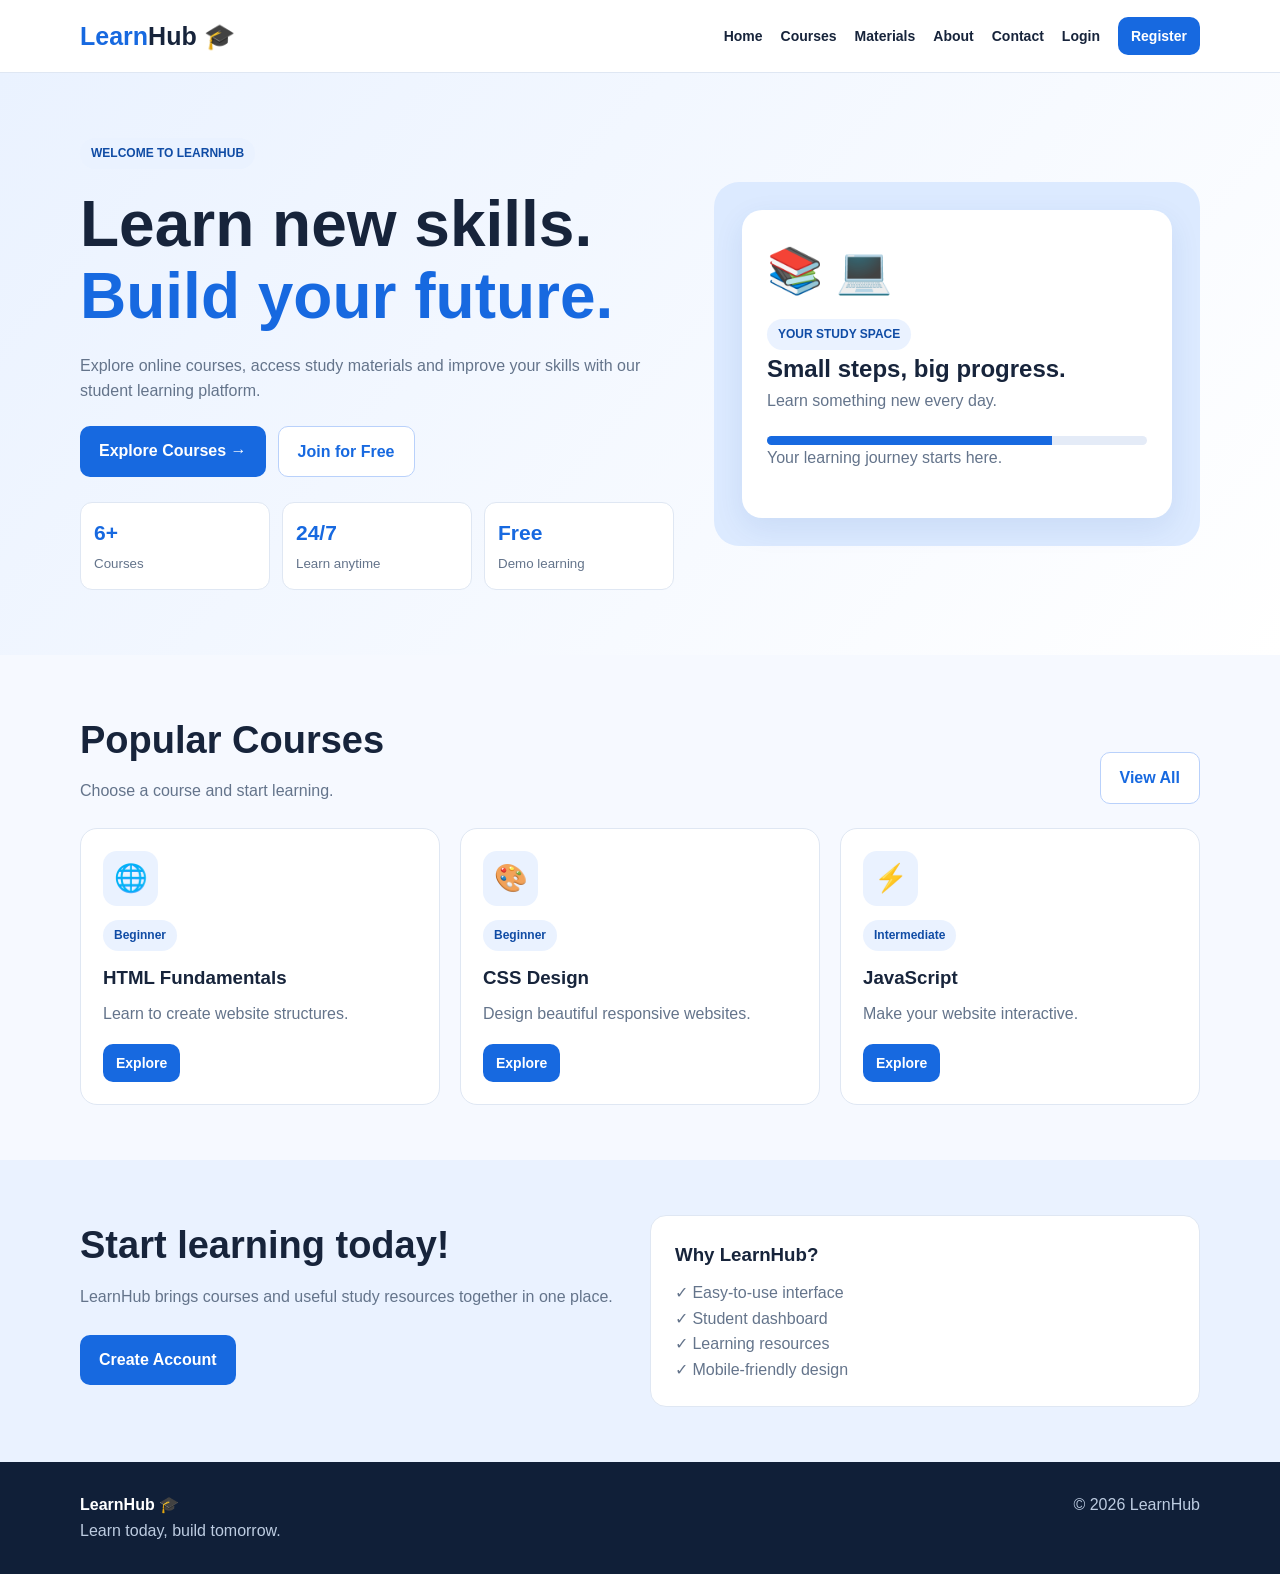
<file: index.html>
<!DOCTYPE html>
<html lang="en">
<head>
  <meta charset="UTF-8">
  <meta name="viewport" content="width=device-width, initial-scale=1.0">
  <title>LearnHub | Home</title>
  <link rel="stylesheet" href="style.css">
  <script src="script.js" defer></script>
</head>
<body>

<header class="site-header">
  <div class="container nav">
    <a class="brand" href="index.html">Learn<span>Hub</span> 🎓</a>
    <button class="nav-toggle" aria-label="Open menu">☰ Menu</button>
    <nav class="nav-links">
      <a href="index.html">Home</a>
      <a href="courses.html">Courses</a>
      <a href="materials.html">Materials</a>
      <a href="about.html">About</a>
      <a href="contact.html">Contact</a>
      <a href="login.html">Login</a>
      <a class="btn btn-small" href="register.html">Register</a>
    </nav>
  </div>
</header>

<main>
  <section class="hero">
    <div class="container hero-grid">
      <div>
        <span class="eyebrow">WELCOME TO LEARNHUB</span>
        <h1>Learn new skills.<br><span>Build your future.</span></h1>
        <p>
          Explore online courses, access study materials and
          improve your skills with our student learning platform.
        </p>
        <div class="hero-actions">
          <a class="btn" href="courses.html">Explore Courses →</a>
          <a class="btn btn-outline" href="register.html">Join for Free</a>
        </div>

        <div class="stats">
          <div class="stat"><strong>6+</strong><small>Courses</small></div>
          <div class="stat"><strong>24/7</strong><small>Learn anytime</small></div>
          <div class="stat"><strong>Free</strong><small>Demo learning</small></div>
        </div>
      </div>

      <div class="hero-art">
        <div class="art-card">
          <div class="art-icon">📚 💻</div>
          <span class="tag">YOUR STUDY SPACE</span>
          <h2>Small steps, big progress.</h2>
          <p>Learn something new every day.</p>
          <div class="progress"><span style="width:75%"></span></div>
          <p class="muted">Your learning journey starts here.</p>
        </div>
      </div>
    </div>
  </section>

  <section class="section">
    <div class="container">
      <div class="section-head">
        <div>
          <h2>Popular Courses</h2>
          <p>Choose a course and start learning.</p>
        </div>
        <a class="btn btn-outline" href="courses.html">View All</a>
      </div>

      <div class="cards">
        <article class="card">
          <div class="course-icon">🌐</div>
          <span class="tag">Beginner</span>
          <h3>HTML Fundamentals</h3>
          <p>Learn to create website structures.</p>
          <a class="btn btn-small" href="courses.html">Explore</a>
        </article>

        <article class="card">
          <div class="course-icon">🎨</div>
          <span class="tag">Beginner</span>
          <h3>CSS Design</h3>
          <p>Design beautiful responsive websites.</p>
          <a class="btn btn-small" href="courses.html">Explore</a>
        </article>

        <article class="card">
          <div class="course-icon">⚡</div>
          <span class="tag">Intermediate</span>
          <h3>JavaScript</h3>
          <p>Make your website interactive.</p>
          <a class="btn btn-small" href="courses.html">Explore</a>
        </article>
      </div>
    </div>
  </section>

  <section class="section" style="background:#eaf2ff">
    <div class="container about-grid">
      <div>
        <h2>Start learning today!</h2>
        <p class="muted">
          LearnHub brings courses and useful study resources
          together in one place.
        </p>
        <br>
        <a class="btn" href="register.html">Create Account</a>
      </div>
      <div class="feature">
        <h3>Why LearnHub?</h3>
        <p>✓ Easy-to-use interface</p>
        <p>✓ Student dashboard</p>
        <p>✓ Learning resources</p>
        <p>✓ Mobile-friendly design</p>
      </div>
    </div>
  </section>
</main>

<footer class="footer">
  <div class="container footer-inner">
    <div><strong>LearnHub 🎓</strong><p>Learn today, build tomorrow.</p></div>
    <p>© <span data-year></span> LearnHub</p>
  </div>
</footer>

</body>
</html>
</file>
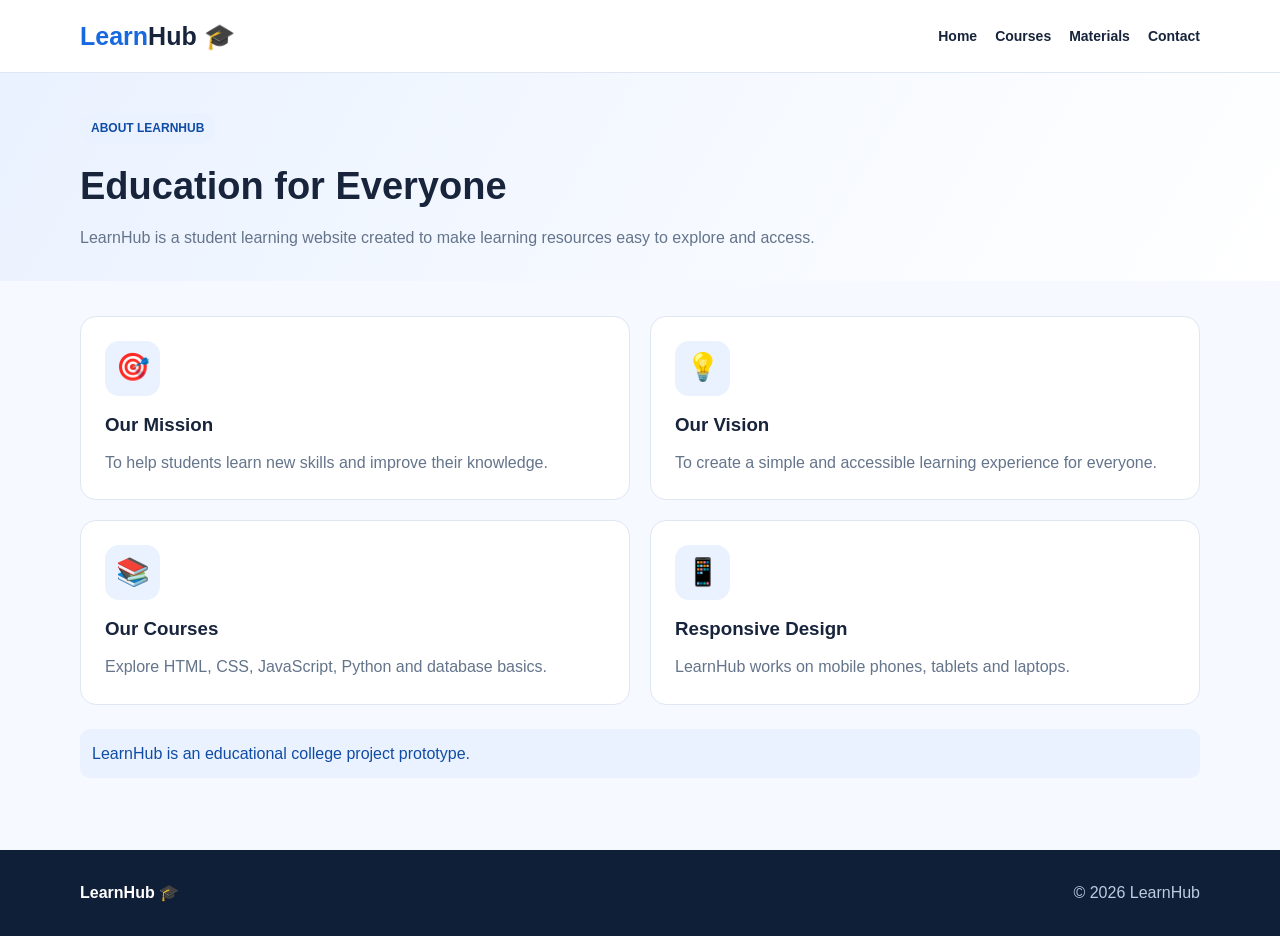
<file: about.html>
<!DOCTYPE html>
<html lang="en">
<head>
  <meta charset="UTF-8">
  <meta name="viewport" content="width=device-width, initial-scale=1.0">
  <title>About Us | LearnHub</title>
  <link rel="stylesheet" href="style.css">
  <script src="script.js" defer></script>
</head>
<body>

<header class="site-header">
  <div class="container nav">
    <a class="brand" href="index.html">Learn<span>Hub</span> 🎓</a>
    <button class="nav-toggle" aria-label="Open menu">☰ Menu</button>
    <nav class="nav-links">
      <a href="index.html">Home</a>
      <a href="courses.html">Courses</a>
      <a href="materials.html">Materials</a>
      <a href="contact.html">Contact</a>
    </nav>
  </div>
</header>

<main>
  <section class="page-top">
    <div class="container page-heading">
      <span class="eyebrow">ABOUT LEARNHUB</span>
      <h1 style="margin-top:12px">Education for Everyone</h1>
      <p>
        LearnHub is a student learning website created to make
        learning resources easy to explore and access.
      </p>
    </div>
  </section>

  <section class="container page-content">
    <div class="about-grid">
      <article class="feature">
        <div class="course-icon">🎯</div>
        <h3>Our Mission</h3>
        <p>To help students learn new skills and improve their knowledge.</p>
      </article>

      <article class="feature">
        <div class="course-icon">💡</div>
        <h3>Our Vision</h3>
        <p>To create a simple and accessible learning experience for everyone.</p>
      </article>

      <article class="feature">
        <div class="course-icon">📚</div>
        <h3>Our Courses</h3>
        <p>Explore HTML, CSS, JavaScript, Python and database basics.</p>
      </article>

      <article class="feature">
        <div class="course-icon">📱</div>
        <h3>Responsive Design</h3>
        <p>LearnHub works on mobile phones, tablets and laptops.</p>
      </article>
    </div>

    <div class="notice" style="margin-top:24px">
      LearnHub is an educational college project prototype.
    </div>
  </section>
</main>

<footer class="footer">
  <div class="container footer-inner">
    <strong>LearnHub 🎓</strong>
    <p>© <span data-year></span> LearnHub</p>
  </div>
</footer>

</body>
</html>
</file>
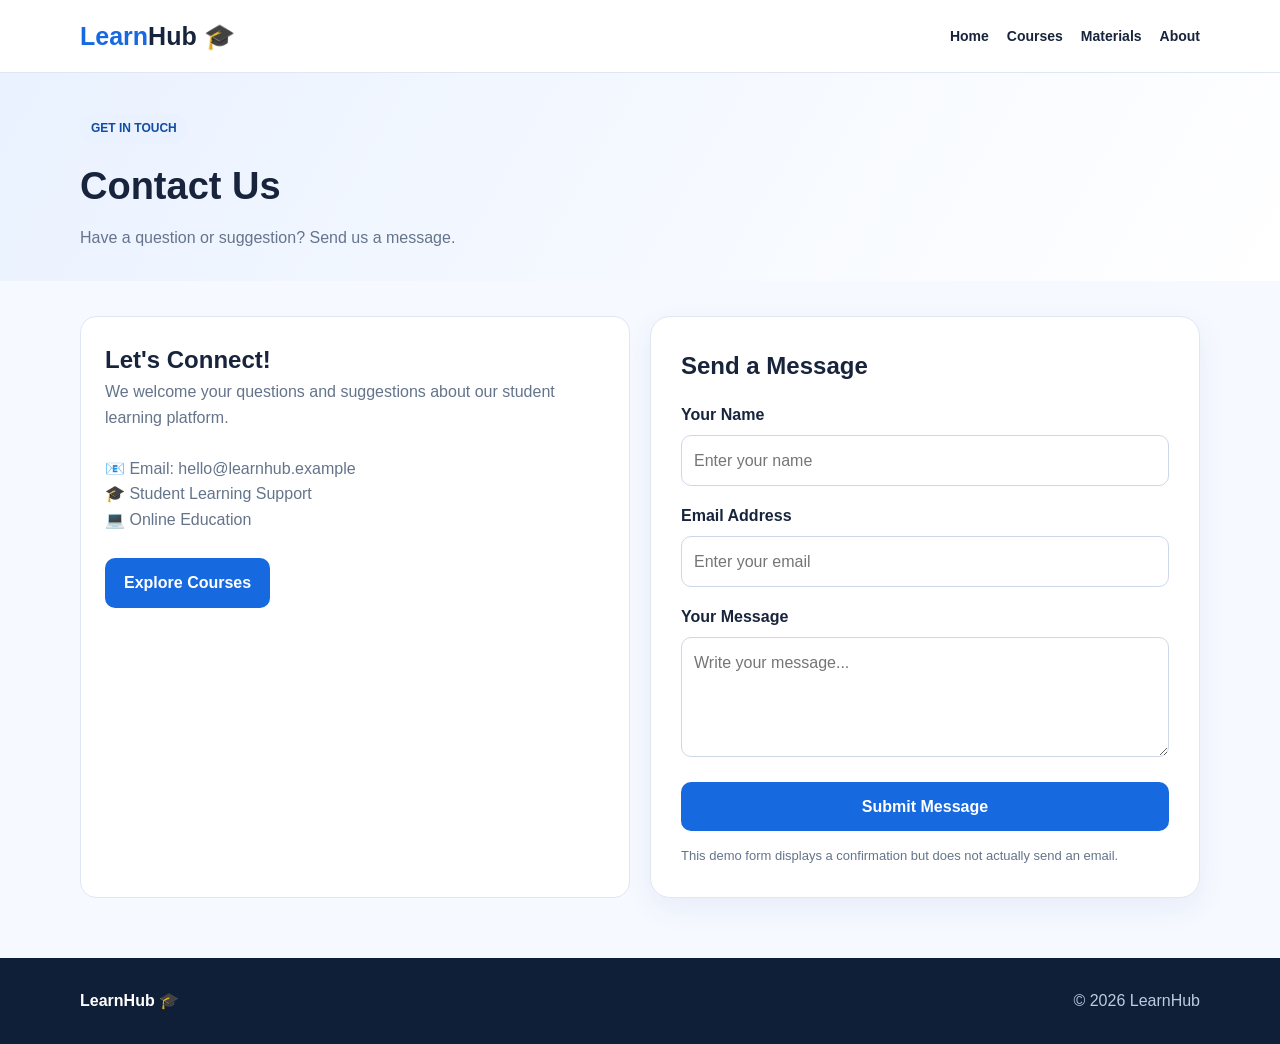
<file: contact.html>
<!DOCTYPE html>
<html lang="en">
<head>
  <meta charset="UTF-8">
  <meta name="viewport" content="width=device-width, initial-scale=1.0">
  <title>Contact Us | LearnHub</title>
  <link rel="stylesheet" href="style.css">
  <script src="script.js" defer></script>
 
</head>
<body>

<header class="site-header">
  <div class="container nav">
    <a class="brand" href="index.html">Learn<span>Hub</span> 🎓</a>
    <button class="nav-toggle" aria-label="Open menu">☰ Menu</button>
    <nav class="nav-links">
      <a href="index.html">Home</a>
      <a href="courses.html">Courses</a>
      <a href="materials.html">Materials</a>
      <a href="about.html">About</a>
    </nav>
  </div>
</header>

<main>
  <section class="page-top">
    <div class="container page-heading">
      <span class="eyebrow">GET IN TOUCH</span>
      <h1 style="margin-top:12px">Contact Us</h1>
      <p>Have a question or suggestion? Send us a message.</p>
    </div>
  </section>

  <section class="container page-content">
    <div class="about-grid">

      <div class="feature">
        <h2>Let's Connect!</h2>
        <p class="muted">
          We welcome your questions and suggestions about our
          student learning platform.
        </p>
        <br>
        <p>📧 Email: hello@learnhub.example</p>
        <p>🎓 Student Learning Support</p>
        <p>💻 Online Education</p>
        <br>
        <a href="courses.html" class="btn">Explore Courses</a>
      </div>

      <div class="auth-card" style="width:100%">
        <h2>Send a Message</h2>

        <div id="message" class="notice" hidden></div>

        <form id="contact-form">
          <div class="form-group">
            <label for="contact-name">Your Name</label>
            <input id="contact-name" type="text"
              placeholder="Enter your name" required>
          </div>

          <div class="form-group">
            <label for="contact-email">Email Address</label>
            <input id="contact-email" type="email"
              placeholder="Enter your email" required>
          </div>

          <div class="form-group">
            <label for="contact-message">Your Message</label>
            <textarea id="contact-message"
              placeholder="Write your message..." required></textarea>
          </div>

          <button class="btn full" type="submit">
            Submit Message
          </button>
        </form>

        <p class="form-note">
          This demo form displays a confirmation but does not
          actually send an email.
        </p>
      </div>

    </div>
  </section>
</main>

<footer class="footer">
  <div class="container footer-inner">
    <strong>LearnHub 🎓</strong>
    <p>© <span data-year></span> LearnHub</p>
  </div>
</footer>

</body>
</html>
</file>
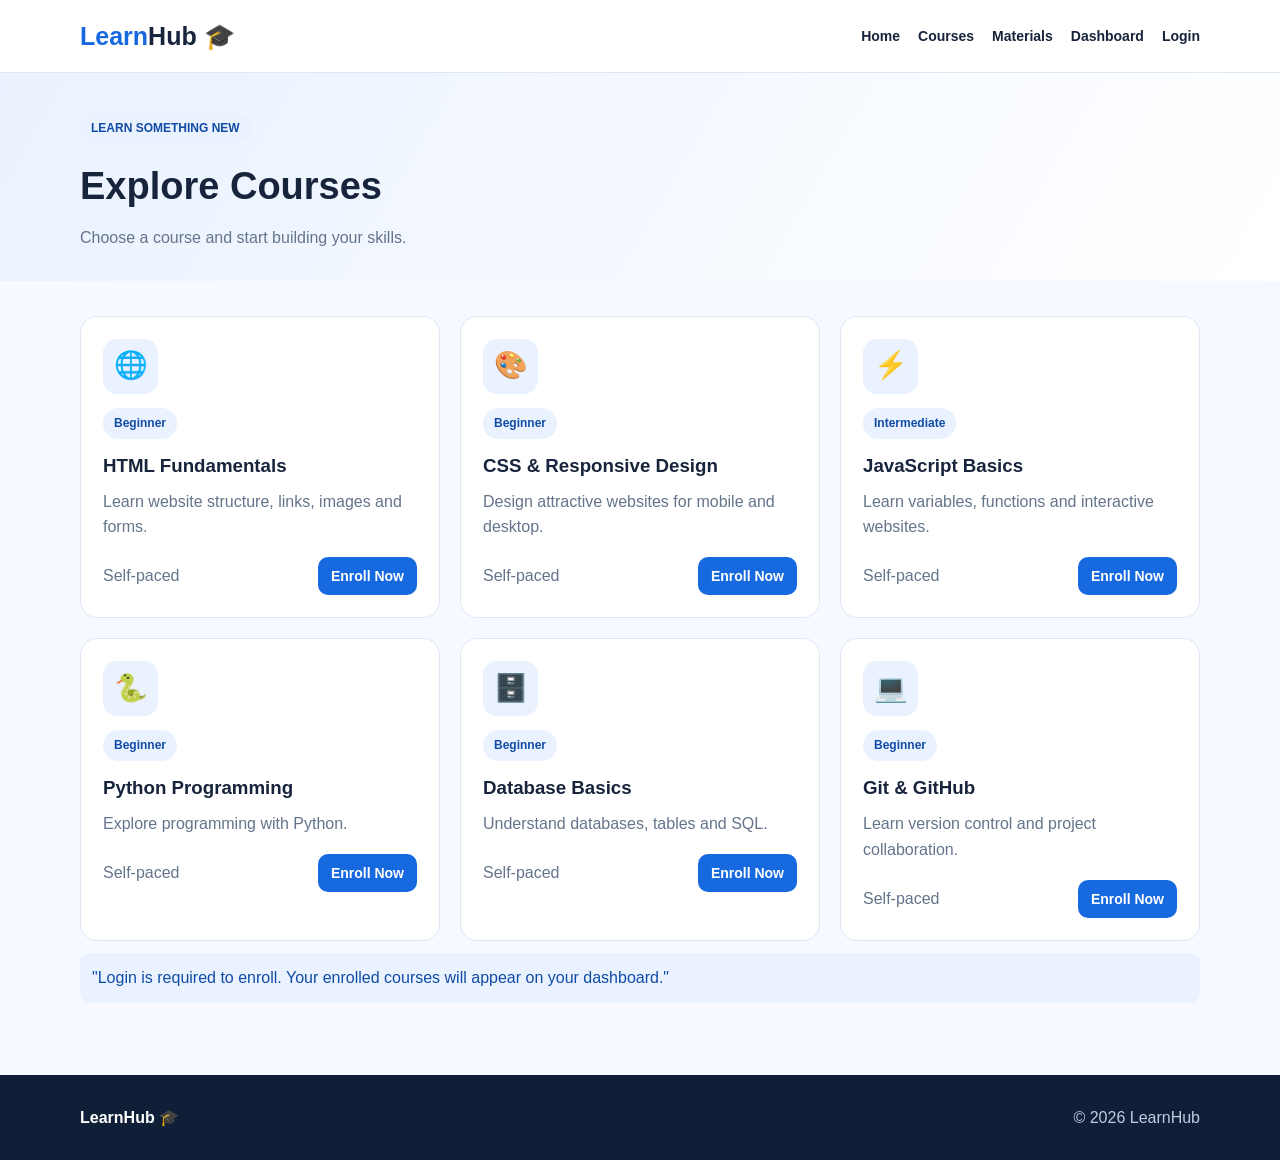
<file: courses.html>
<!DOCTYPE html>
<html lang="en">
<head>
  <meta charset="UTF-8">
  <meta name="viewport" content="width=device-width, initial-scale=1.0">
  <title>Courses | LearnHub</title>
  <link rel="stylesheet" href="style.css">
  <script src="script.js" defer></script>
</head>
<body>
<header class="site-header">
  <div class="container nav">
    <a class="brand" href="index.html">Learn<span>Hub</span> 🎓</a>
    <button class="nav-toggle" aria-label="Open menu">☰ Menu</button>
    <nav class="nav-links">
      <a href="index.html">Home</a>
      <a href="courses.html">Courses</a>
      <a href="materials.html">Materials</a>
      <a href="dashboard.html">Dashboard</a>
      <a href="login.html">Login</a>
    </nav>
  </div>
</header>

<main>
  <section class="page-top">
    <div class="container page-heading">
      <span class="eyebrow">LEARN SOMETHING NEW</span>
      <h1 style="margin-top:12px">Explore Courses</h1>
      <p>Choose a course and start building your skills.</p>
    </div>
  </section>

  <section class="container page-content">
    <div id="course-list" class="cards"></div>
    <div class="notice">
     "Login is required to enroll. Your enrolled courses will appear on your dashboard."
    </div>
  </section>
</main>

<footer class="footer">
  <div class="container footer-inner">
    <strong>LearnHub 🎓</strong>
    <p>© <span data-year></span> LearnHub</p>
  </div>
</footer>
</body>
</html>
</file>
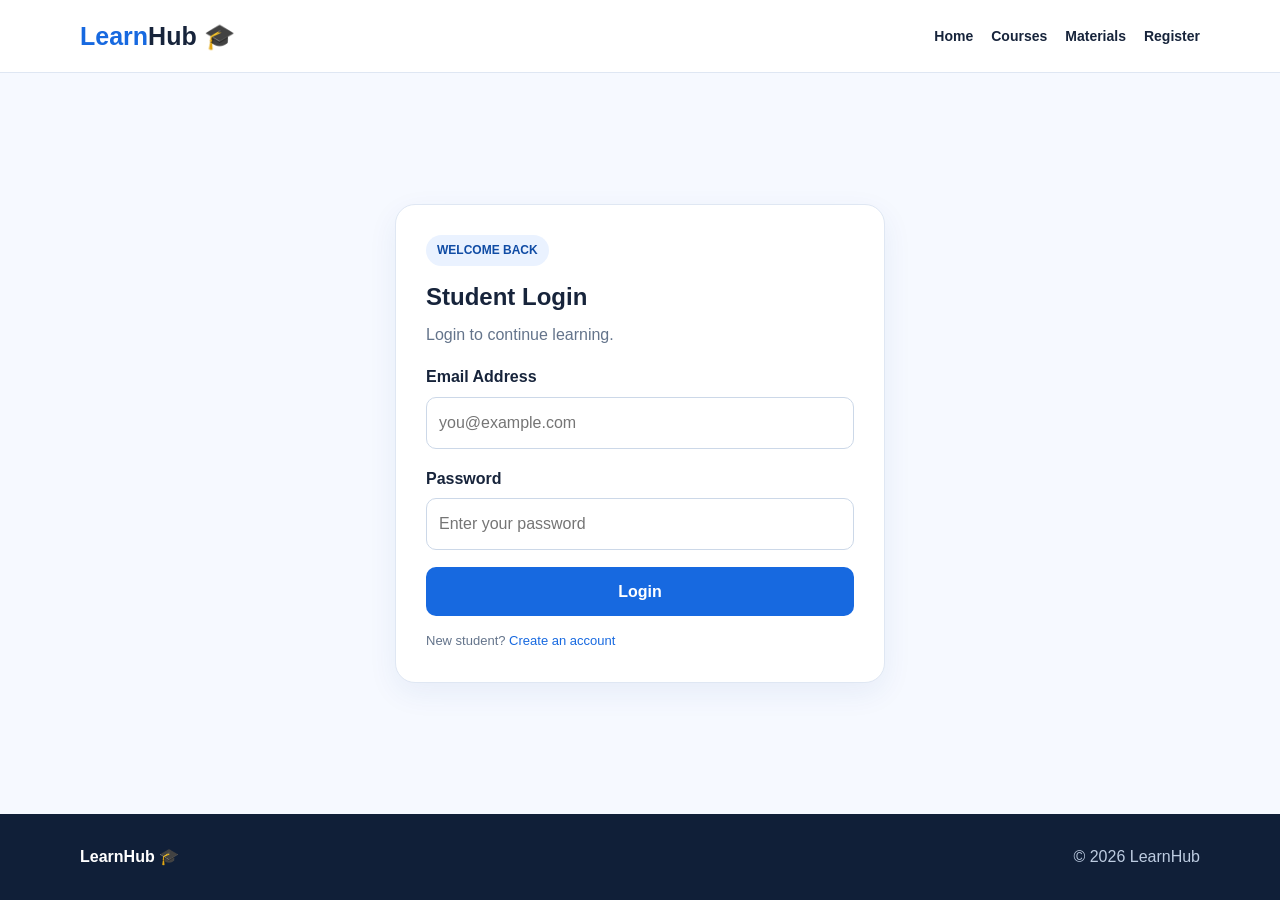
<file: login.html>
<!DOCTYPE html>
<html lang="en">
<head>
  <meta charset="UTF-8">
  <meta name="viewport" content="width=device-width, initial-scale=1.0">
  <title>Login | LearnHub</title>
  <link rel="stylesheet" href="style.css">
  <script src="script.js" defer></script>
</head>
<body>

<header class="site-header">
  <div class="container nav">
    <a class="brand" href="index.html">Learn<span>Hub</span> 🎓</a>
    <button class="nav-toggle" aria-label="Open menu">☰ Menu</button>
    <nav class="nav-links">
      <a href="index.html">Home</a>
      <a href="courses.html">Courses</a>
      <a href="materials.html">Materials</a>
      <a href="register.html">Register</a>
    </nav>
  </div>
</header>

<main class="container auth-wrap">
  <section class="auth-card">
    <span class="eyebrow">WELCOME BACK</span>
    <h1>Student Login</h1>
    <p class="muted">Login to continue learning.</p>

    <div id="message" class="notice" hidden></div>

    <form id="login-form">
      <div class="form-group">
        <label for="email">Email Address</label>
        <input id="email" type="email" placeholder="you@example.com"
          autocomplete="email" required>
      </div>

      <div class="form-group">
        <label for="password">Password</label>
        <input id="password" type="password"
          placeholder="Enter your password"
          autocomplete="current-password" required>
      </div>

      <button class="btn full" type="submit">Login</button>
    </form>

    <p class="form-note">
      New student?
      <a href="register.html" style="color:var(--blue)">Create an account</a>
    </p>
  </section>
</main>

<footer class="footer">
  <div class="container footer-inner">
    <strong>LearnHub 🎓</strong>
    <p>© <span data-year></span> LearnHub</p>
  </div>
</footer>

</body>
</html>
</file>
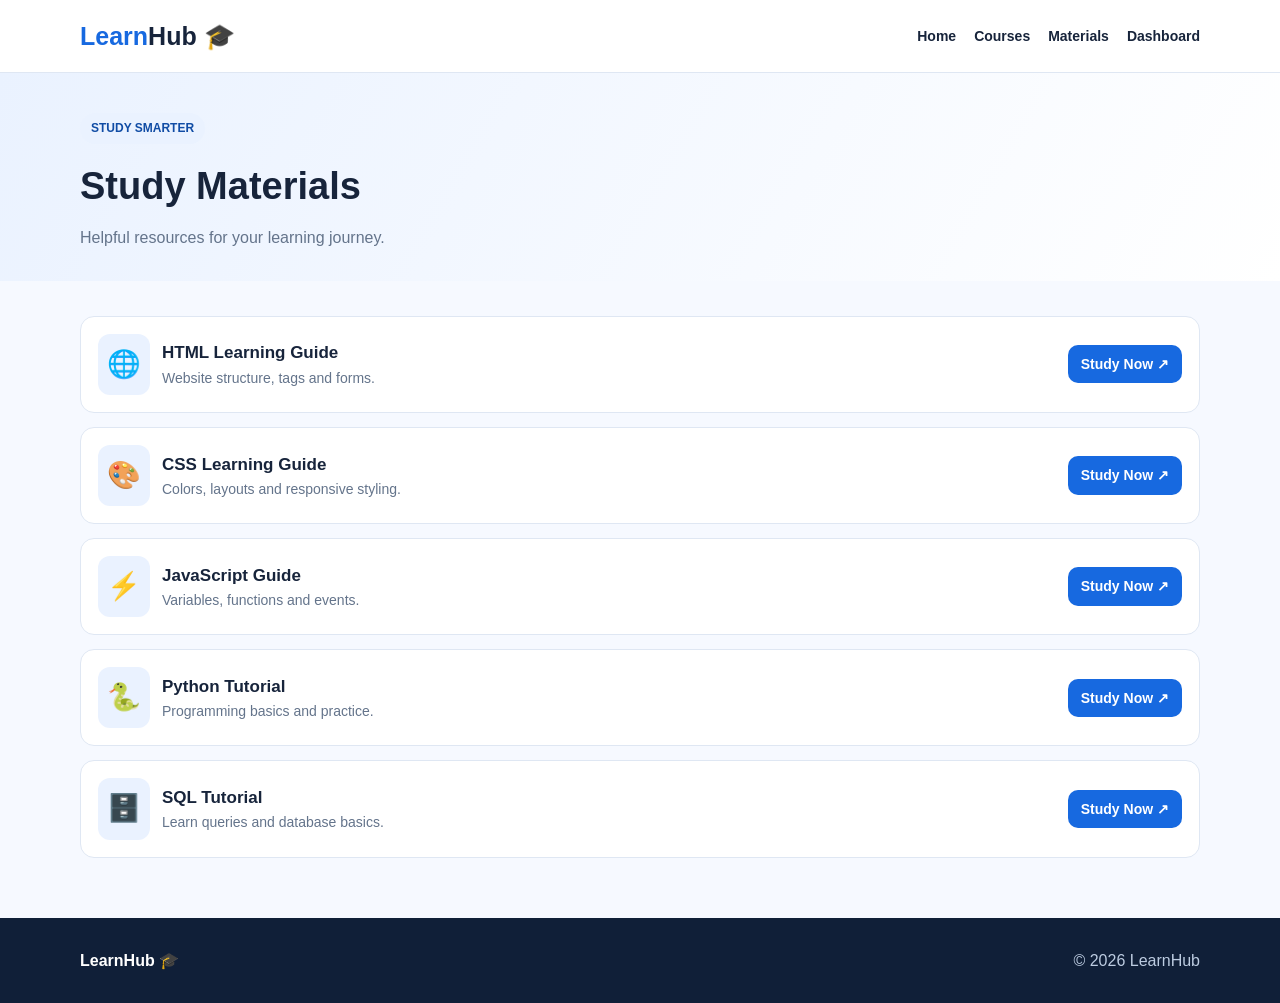
<file: materials.html>
<!DOCTYPE html>
<html lang="en">
<head>
  <meta charset="UTF-8">
  <meta name="viewport" content="width=device-width, initial-scale=1.0">
  <title>Study Materials | LearnHub</title>
  <link rel="stylesheet" href="style.css">
  <script src="script.js" defer></script>
</head>
<body>
<header class="site-header">
  <div class="container nav">
    <a class="brand" href="index.html">Learn<span>Hub</span> 🎓</a>
    <button class="nav-toggle" aria-label="Open menu">☰ Menu</button>
    <nav class="nav-links">
      <a href="index.html">Home</a>
      <a href="courses.html">Courses</a>
      <a href="materials.html">Materials</a>
      <a href="dashboard.html">Dashboard</a>
    </nav>
  </div>
</header>

<main>
  <section class="page-top">
    <div class="container page-heading">
      <span class="eyebrow">STUDY SMARTER</span>
      <h1 style="margin-top:12px">Study Materials</h1>
      <p>Helpful resources for your learning journey.</p>
    </div>
  </section>

  <section class="container page-content">
    <div class="resource-list">

      <div class="resource">
        <div class="resource-left">
          <div class="resource-icon">🌐</div>
          <div>
            <h3>HTML Learning Guide</h3>
            <p>Website structure, tags and forms.</p>
          </div>
        </div>
        <a class="btn btn-small"
          href="https://developer.mozilla.org/en-US/docs/Learn_web_development/Core/Structuring_content"
          target="_blank" rel="noopener">Study Now ↗</a>
      </div>

      <div class="resource">
        <div class="resource-left">
          <div class="resource-icon">🎨</div>
          <div>
            <h3>CSS Learning Guide</h3>
            <p>Colors, layouts and responsive styling.</p>
          </div>
        </div>
        <a class="btn btn-small"
          href="https://developer.mozilla.org/en-US/docs/Learn_web_development/Core/Styling_basics"
          target="_blank" rel="noopener">Study Now ↗</a>
      </div>

      <div class="resource">
        <div class="resource-left">
          <div class="resource-icon">⚡</div>
          <div>
            <h3>JavaScript Guide</h3>
            <p>Variables, functions and events.</p>
          </div>
        </div>
        <a class="btn btn-small"
          href="https://developer.mozilla.org/en-US/docs/Learn_web_development/Core/Scripting"
          target="_blank" rel="noopener">Study Now ↗</a>
      </div>

      <div class="resource">
        <div class="resource-left">
          <div class="resource-icon">🐍</div>
          <div>
            <h3>Python Tutorial</h3>
            <p>Programming basics and practice.</p>
          </div>
        </div>
        <a class="btn btn-small"
          href="https://docs.python.org/3/tutorial/"
          target="_blank" rel="noopener">Study Now ↗</a>
      </div>

      <div class="resource">
        <div class="resource-left">
          <div class="resource-icon">🗄️</div>
          <div>
            <h3>SQL Tutorial</h3>
            <p>Learn queries and database basics.</p>
          </div>
        </div>
        <a class="btn btn-small"
          href="https://www.w3schools.com/sql/"
          target="_blank" rel="noopener">Study Now ↗</a>
      </div>

    </div>
  </section>
</main>

<footer class="footer">
  <div class="container footer-inner">
    <strong>LearnHub 🎓</strong>
    <p>© <span data-year></span> LearnHub</p>
  </div>
</footer>
</body>
</html>
</file>
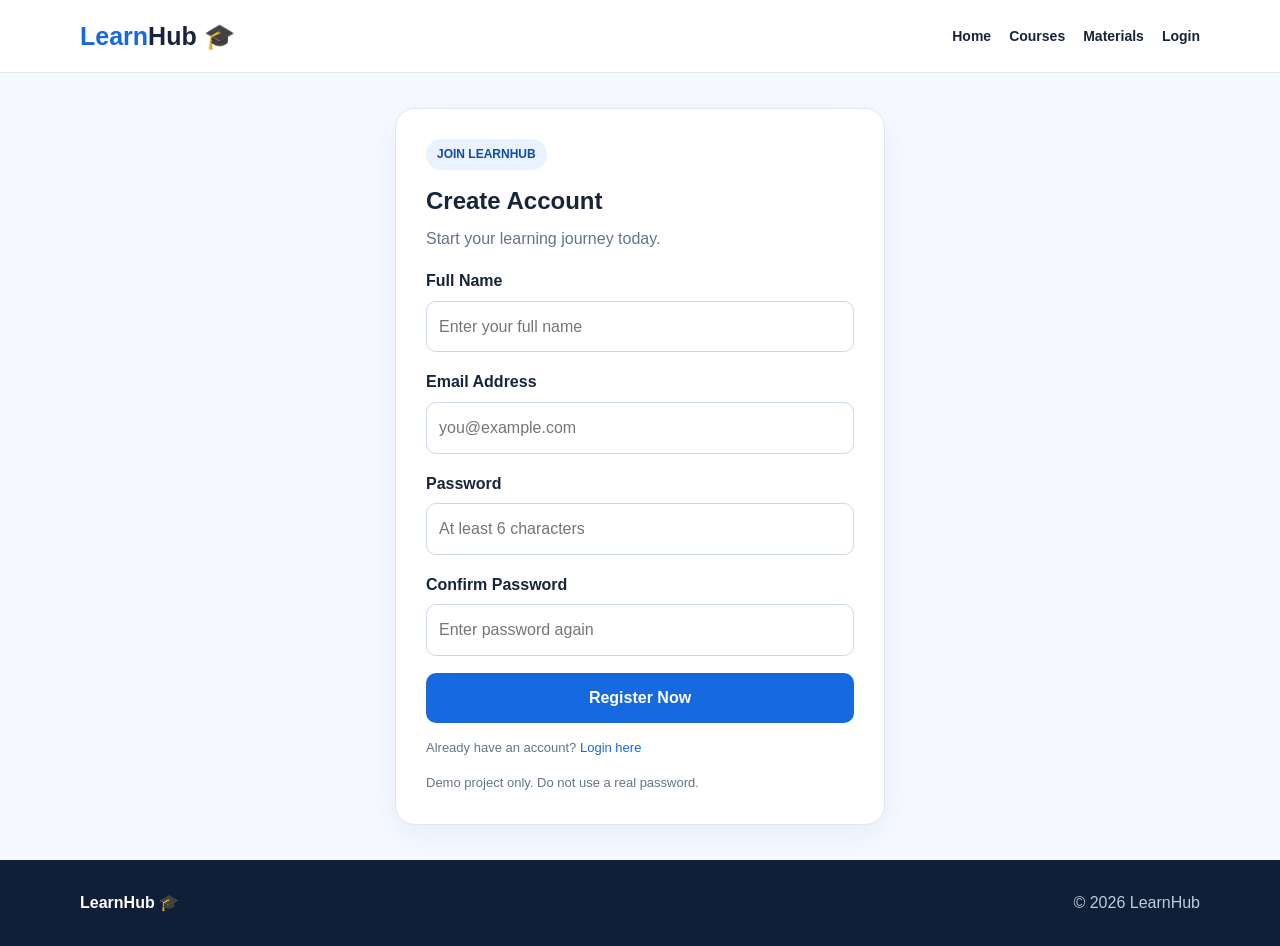
<file: register.html>
<!DOCTYPE html>
<html lang="en">
<head>
  <meta charset="UTF-8">
  <meta name="viewport" content="width=device-width, initial-scale=1.0">
  <title>Register | LearnHub</title>
  <link rel="stylesheet" href="style.css">
  <script src="script.js" defer></script>
</head>
<body>

<header class="site-header">
  <div class="container nav">
    <a class="brand" href="index.html">Learn<span>Hub</span> 🎓</a>
    <button class="nav-toggle" aria-label="Open menu">☰ Menu</button>
    <nav class="nav-links">
      <a href="index.html">Home</a>
      <a href="courses.html">Courses</a>
      <a href="materials.html">Materials</a>
      <a href="login.html">Login</a>
    </nav>
  </div>
</header>

<main class="container auth-wrap">
  <section class="auth-card">
    <span class="eyebrow">JOIN LEARNHUB</span>
    <h1>Create Account</h1>
    <p class="muted">Start your learning journey today.</p>

    <div id="message" class="notice" hidden></div>

    <form id="register-form">
      <div class="form-group">
        <label for="name">Full Name</label>
        <input id="name" type="text" placeholder="Enter your full name"
          minlength="2" required>
      </div>

      <div class="form-group">
        <label for="email">Email Address</label>
        <input id="email" type="email" placeholder="you@example.com"
          required>
      </div>

      <div class="form-group">
        <label for="password">Password</label>
        <input id="password" type="password"
          placeholder="At least 6 characters" minlength="6" required>
      </div>

      <div class="form-group">
        <label for="confirm-password">Confirm Password</label>
        <input id="confirm-password" type="password"
          placeholder="Enter password again" required>
      </div>

      <button class="btn full" type="submit">Register Now</button>
    </form>

    <p class="form-note">
      Already have an account?
      <a href="login.html" style="color:var(--blue)">Login here</a>
    </p>

    <p class="form-note">
      Demo project only. Do not use a real password.
    </p>
  </section>
</main>

<footer class="footer">
  <div class="container footer-inner">
    <strong>LearnHub 🎓</strong>
    <p>© <span data-year></span> LearnHub</p>
  </div>
</footer>

</body>
</html>
</file>
<file: style.css>
:root {
  --blue: #1769e0;
  --dark-blue: #104ca5;
  --light-blue: #eaf2ff;
  --text: #17243b;
  --muted: #64748b;
  --white: #ffffff;
  --bg: #f6f9ff;
  --border: #dfe7f3;
}

* {
  box-sizing: border-box;
  margin: 0;
  padding: 0;
}

body {
  min-height: 100vh;
  display: flex;
  flex-direction: column;
  font-family: Arial, sans-serif;
  color: var(--text);
  background: var(--bg);
  line-height: 1.6;
}

body > main {
  flex: 1;
}

a {
  color: inherit;
  text-decoration: none;
}

button, input, textarea {
  font: inherit;
}

.container {
  width: min(1120px, 92%);
  margin: auto;
}

.site-header {
  background: white;
  border-bottom: 1px solid var(--border);
  position: sticky;
  top: 0;
  z-index: 10;
}

.nav {
  min-height: 72px;
  display: flex;
  align-items: center;
  justify-content: space-between;
  gap: 20px;
}

.brand {
  font-size: 25px;
  font-weight: 800;
  color: var(--blue);
}

.brand span {
  color: var(--text);
}

.nav-links {
  display: flex;
  align-items: center;
  gap: 18px;
}

.nav-links a {
  font-size: 14px;
  font-weight: bold;
}

.nav-links a:hover {
  color: var(--blue);
}

.nav-toggle {
  display: none;
  background: white;
  border: 1px solid var(--border);
  padding: 9px 12px;
  border-radius: 9px;
  cursor: pointer;
}

.btn {
  display: inline-block;
  background: var(--blue);
  color: white;
  padding: 12px 19px;
  border: 0;
  border-radius: 10px;
  font-weight: bold;
  cursor: pointer;
  text-align: center;
}

.btn:hover {
  background: var(--dark-blue);
}

.btn-outline {
  color: var(--blue);
  background: white;
  border: 1px solid #b9d1fb;
}

.btn-small {
  padding: 8px 13px;
  font-size: 14px;
}

.hero {
  padding: 65px 0;
  background: linear-gradient(130deg, #eaf2ff, white);
}

.hero-grid {
  display: grid;
  grid-template-columns: 1.1fr .9fr;
  gap: 40px;
  align-items: center;
}

.eyebrow, .tag {
  display: inline-block;
  background: var(--light-blue);
  color: var(--dark-blue);
  padding: 6px 11px;
  border-radius: 20px;
  font-size: 12px;
  font-weight: bold;
}

.hero h1 {
  font-size: clamp(38px, 5vw, 65px);
  line-height: 1.12;
  margin: 20px 0;
}

.hero h1 span {
  color: var(--blue);
}

.hero p {
  color: var(--muted);
  margin-bottom: 22px;
}

.hero-actions {
  display: flex;
  gap: 12px;
  flex-wrap: wrap;
}

.hero-art {
  padding: 28px;
  background: #dceaff;
  border-radius: 25px;
}

.art-card {
  background: white;
  padding: 25px;
  border-radius: 20px;
  box-shadow: 0 10px 30px #174b9c18;
}

.art-icon {
  font-size: 45px;
  margin-bottom: 12px;
}

.progress {
  height: 9px;
  background: #e4ebf7;
  border-radius: 20px;
  overflow: hidden;
}

.progress span {
  display: block;
  height: 100%;
  background: var(--blue);
}

.stats {
  display: grid;
  grid-template-columns: repeat(3, 1fr);
  gap: 12px;
  margin-top: 25px;
}

.stat {
  background: white;
  border: 1px solid var(--border);
  border-radius: 12px;
  padding: 13px;
}

.stat strong {
  display: block;
  color: var(--blue);
  font-size: 21px;
}

.stat small {
  color: var(--muted);
}

.section {
  padding: 55px 0;
}

.section-head {
  display: flex;
  align-items: end;
  justify-content: space-between;
  gap: 15px;
  margin-bottom: 24px;
}

.section h2, .page-heading h1 {
  font-size: clamp(27px, 3vw, 38px);
  margin-bottom: 8px;
}

.section-head p, .page-heading p {
  color: var(--muted);
}

.cards {
  display: grid;
  grid-template-columns: repeat(3, 1fr);
  gap: 20px;
}

.card {
  background: white;
  border: 1px solid var(--border);
  border-radius: 17px;
  padding: 22px;
}

.card h3 {
  margin: 12px 0 8px;
}

.card p {
  color: var(--muted);
  margin-bottom: 17px;
}

.course-icon {
  width: 55px;
  height: 55px;
  display: grid;
  place-items: center;
  border-radius: 14px;
  background: var(--light-blue);
  font-size: 27px;
  margin-bottom: 14px;
}

.card-foot {
  display: flex;
  align-items: center;
  justify-content: space-between;
  gap: 10px;
  margin-top: 16px;
}

.page-top {
  padding: 40px 0 30px;
  background: linear-gradient(120deg, #eaf2ff, white);
}

.page-content {
  padding: 35px 0 60px;
}

.auth-wrap {
  min-height: 75vh;
  display: grid;
  place-items: center;
  padding: 35px 0;
}

.auth-card {
  width: min(100%, 490px);
  background: white;
  border: 1px solid var(--border);
  border-radius: 20px;
  padding: 30px;
  box-shadow: 0 10px 30px #174b9c12;
}

.auth-card h1 {
  margin: 12px 0 5px;
}

.muted, .form-note {
  color: var(--muted);
}

.form-group {
  margin: 17px 0;
}

.form-group label {
  display: block;
  font-weight: bold;
  margin-bottom: 7px;
}

.form-group input,
.form-group textarea {
  width: 100%;
  border: 1px solid #ccd8e8;
  border-radius: 10px;
  padding: 12px;
  outline: none;
  background: white;
}

.form-group input:focus,
.form-group textarea:focus {
  border-color: var(--blue);
}

.form-group textarea {
  min-height: 120px;
  resize: vertical;
}

.full {
  width: 100%;
}

.form-note {
  font-size: 13px;
  margin-top: 15px;
}

.notice {
  padding: 12px;
  border-radius: 10px;
  background: var(--light-blue);
  color: var(--dark-blue);
  margin: 12px 0;
}

.error {
  background: #fff0f0;
  color: #a11d2b;
}

.success {
  background: #e7f9ed;
  color: #17663a;
}

.dashboard-grid {
  display: grid;
  grid-template-columns: repeat(3, 1fr);
  gap: 16px;
  margin: 25px 0;
}

.dash-stat {
  background: white;
  border: 1px solid var(--border);
  padding: 22px;
  border-radius: 15px;
}

.dash-stat strong {
  display: block;
  font-size: 28px;
  color: var(--blue);
}

.resource-list {
  display: grid;
  gap: 14px;
}

.resource {
  display: flex;
  align-items: center;
  justify-content: space-between;
  gap: 15px;
  background: white;
  border: 1px solid var(--border);
  border-radius: 14px;
  padding: 17px;
}

.resource h3 {
  font-size: 17px;
}

.resource p {
  color: var(--muted);
  font-size: 14px;
}

.resource-icon {
  font-size: 27px;
  background: var(--light-blue);
  padding: 9px;
  border-radius: 12px;
  margin-right: 12px;
}

.resource-left {
  display: flex;
  align-items: center;
}

.about-grid {
  display: grid;
  grid-template-columns: repeat(2, 1fr);
  gap: 20px;
}

.feature {
  background: white;
  padding: 24px;
  border: 1px solid var(--border);
  border-radius: 16px;
}

.feature h3 {
  margin-bottom: 10px;
}

.feature p {
  color: var(--muted);
}

.empty {
  background: white;
  border: 1px dashed #b9c9df;
  padding: 25px;
  text-align: center;
  border-radius: 15px;
}

.footer {
  background: #101f38;
  color: white;
  padding: 30px 0;
  margin-top: auto;
}

.footer-inner {
  display: flex;
  justify-content: space-between;
  gap: 15px;
  flex-wrap: wrap;
}

.footer p {
  color: #bdcce1;
}

@media (max-width: 850px) {
  .nav-toggle {
    display: block;
  }

  .nav-links {
    display: none;
    position: absolute;
    top: 70px;
    left: 0;
    right: 0;
    background: white;
    padding: 20px 4%;
    border-bottom: 1px solid var(--border);
    flex-direction: column;
    align-items: stretch;
    gap: 15px;
  }

  .nav-links.open {
    display: flex;
  }

  .hero-grid {
    grid-template-columns: 1fr;
  }

  .cards {
    grid-template-columns: repeat(2, 1fr);
  }
}

@media (max-width: 560px) {
  .container {
    width: 92%;
  }

  .hero {
    padding: 40px 0;
  }

  .hero h1 {
    font-size: 39px;
  }

  .stats,
  .cards,
  .dashboard-grid,
  .about-grid {
    grid-template-columns: 1fr;
  }

  .section {
    padding: 40px 0;
  }

  .section-head {
    align-items: flex-start;
    flex-direction: column;
  }

  .auth-card {
    padding: 22px 18px;
  }

  .resource {
    align-items: flex-start;
    flex-direction: column;
  }

  .resource .btn {
    width: 100%;
  }

  .footer-inner {
    flex-direction: column;
  }
}




/* Profile dropdown */
.profile-menu {
  position: relative;
}

.profile-btn {
  display: flex;
  align-items: center;
  gap: 9px;
  background: white;
  border: 1px solid #dfe7f3;
  border-radius: 30px;
  padding: 6px 12px 6px 6px;
  cursor: pointer;
  color: #17243b;
  font-weight: bold;
}

.profile-icon {
  width: 36px;
  height: 36px;
  display: grid;
  place-items: center;
  background: #eaf2ff;
  color: #1769e0;
  border-radius: 50%;
  font-size: 19px;
}

.profile-arrow {
  font-size: 12px;
}

.profile-dropdown {
  position: absolute;
  top: calc(100% + 12px);
  right: 0;
  width: 235px;
  background: white;
  border: 1px solid #dfe7f3;
  border-radius: 14px;
  padding: 10px;
  box-shadow: 0 12px 30px #17243b20;
  z-index: 100;
}

.profile-dropdown[hidden] {
  display: none;
}

.profile-info {
  padding: 10px;
  border-bottom: 1px solid #dfe7f3;
  margin-bottom: 6px;
  overflow-wrap: anywhere;
}

.profile-info strong {
  display: block;
  color: #17243b;
}

.profile-info small {
  color: #64748b;
}

.profile-dropdown a,
.profile-dropdown button {
  display: block;
  width: 100%;
  text-align: left;
  padding: 10px;
  border: 0;
  background: white;
  border-radius: 8px;
  cursor: pointer;
  font-weight: 600;
  color: #17243b;
}

.profile-dropdown a:hover,
.profile-dropdown button:hover {
  background: #eaf2ff;
  color: #1769e0;
}

@media (max-width: 850px) {
  .profile-dropdown {
    left: 0;
    right: auto;
  }
}
</file>
